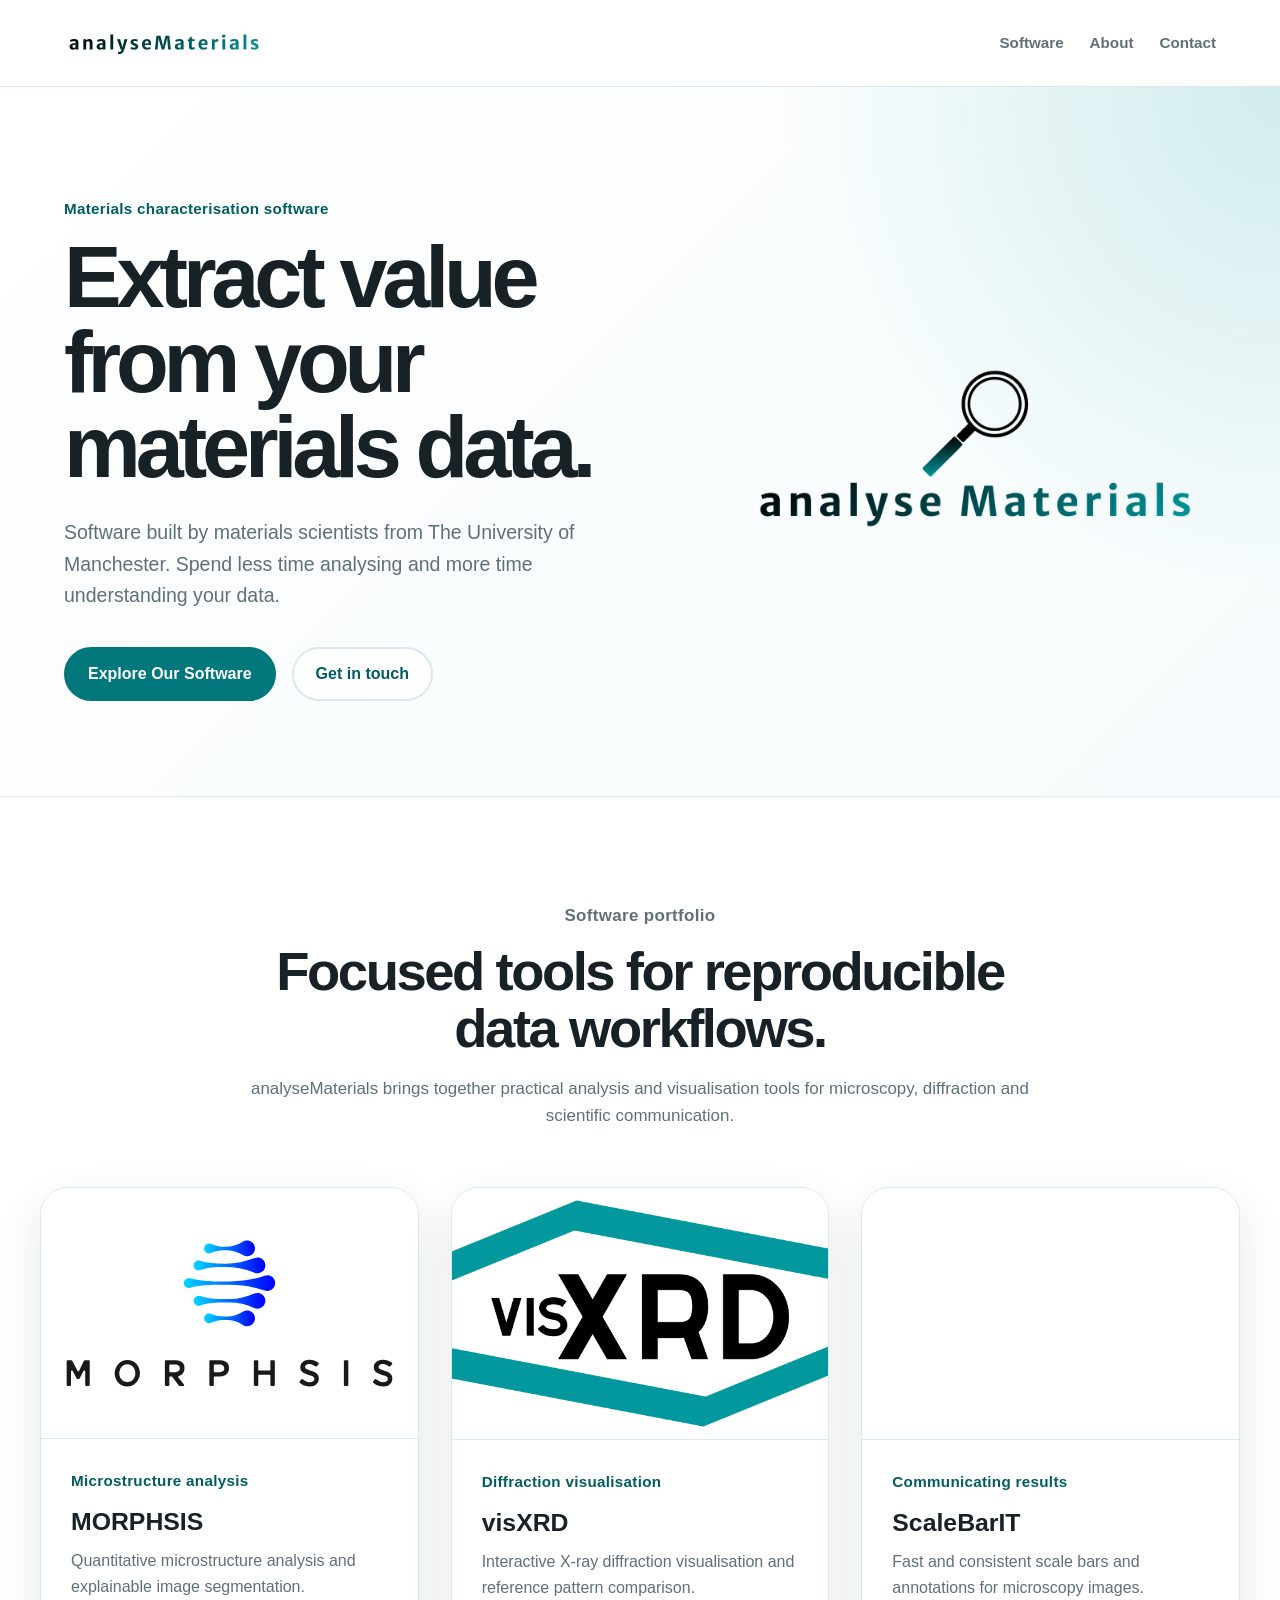
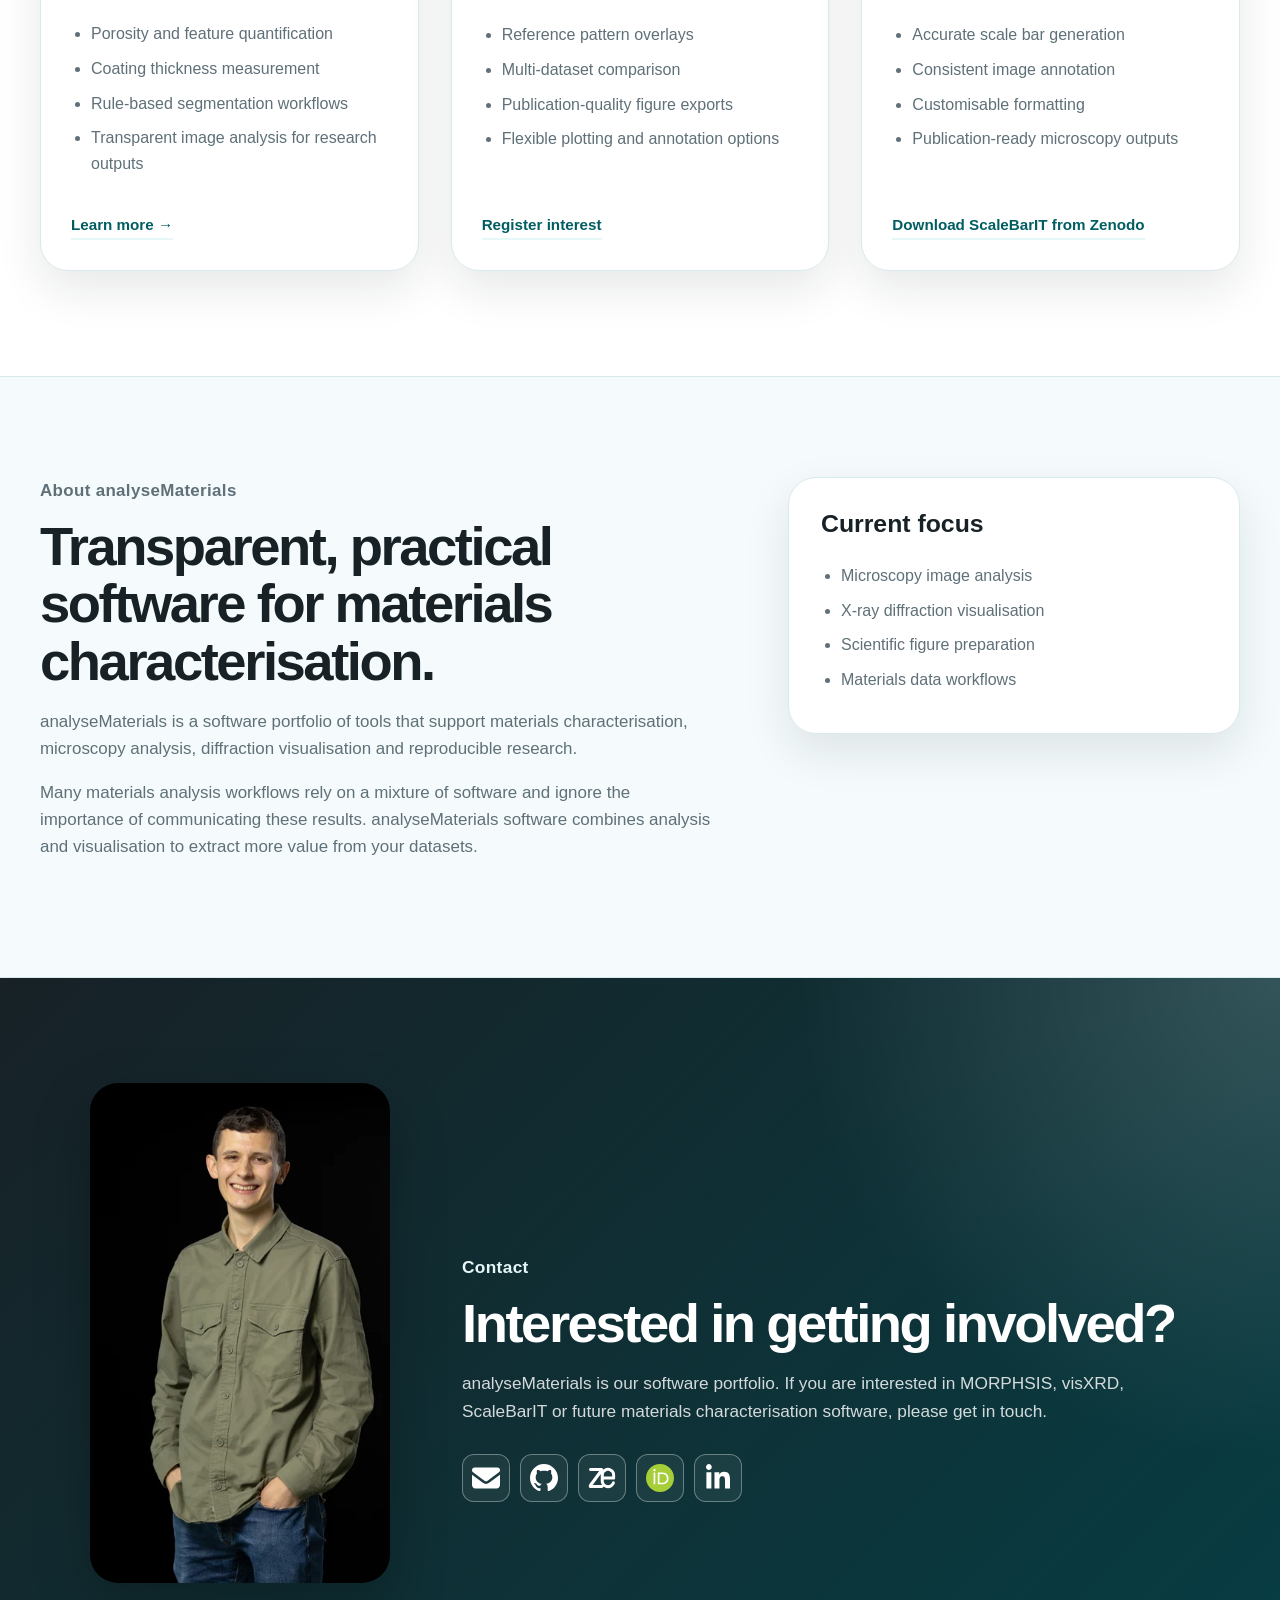
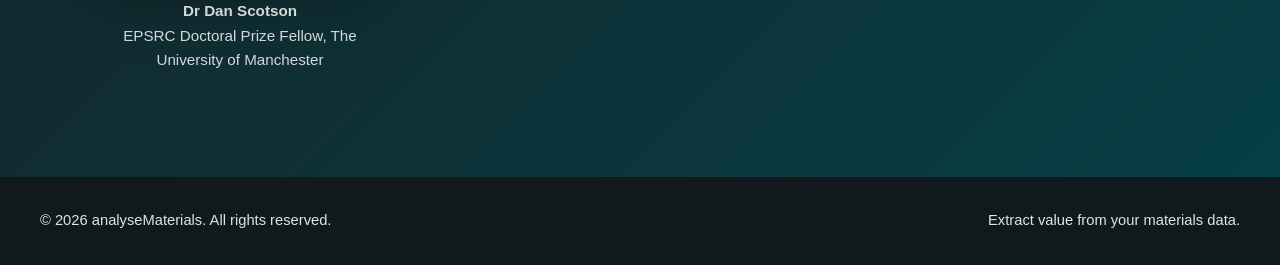
<file: index.html>
<!DOCTYPE html>
<html lang="en-GB" prefix="og: https://ogp.me/ns#">
<head>
    <meta charset="UTF-8">
    <meta name="viewport" content="width=device-width, initial-scale=1.0">
    <title>analyseMaterials: Materials characterisation software</title>
    <meta name="description" content="Software built by materials scientists to spend less time analysing and more time understanding your data.">
    <link rel="canonical" href="https://www.analysematerials.com/">
    <meta property="og:type" content="website">
    <meta property="og:site_name" content="analyseMaterials">
    <meta property="og:locale" content="en_GB">
    <meta property="og:url" content="https://www.analysematerials.com/">
    <meta property="og:title" content="analyseMaterials: Materials characterisation software">
    <meta property="og:description" content="Software built by materials scientists to spend less time analysing and more time understanding your data.">
    <meta property="og:image" content="https://www.analysematerials.com/images/analysematerials-social.png">
    <meta property="og:image:type" content="image/png">
    <meta property="og:image:width" content="1200">
    <meta property="og:image:height" content="1200">
    <meta property="og:image:alt" content="analyseMaterials logo with a magnifying glass above the name">
    <meta name="twitter:card" content="summary">
    <meta name="twitter:title" content="analyseMaterials: Materials characterisation software">
    <meta name="twitter:description" content="Software built by materials scientists to spend less time analysing and more time understanding your data.">
    <meta name="twitter:image" content="https://www.analysematerials.com/images/analysematerials-social.png">
    <meta name="twitter:image:alt" content="analyseMaterials logo with a magnifying glass above the name">
    <link rel="stylesheet" href="css/style.css">
    <link rel="icon" type="image/png" sizes="96x96" href="images/analysematerials-favicon.png">
</head>
<body>
    <header class="site-header">
        <div class="nav-container">
            <a href="#top" class="site-logo" aria-label="Analyse Materials home">
              <img src="images/analysematerials-banner-transparent.png" alt="analyseMaterials logo" width="1600" height="400">
            </a>


            
            <nav class="site-nav" aria-label="Main navigation">
                <a href="#software">Software</a>
                <a href="#about">About</a>
                <a href="#contact">Contact</a>
            </nav>
        </div>
    </header>

    <main id="top">
        <section class="hero-section">
            <div class="hero-container">
                <div class="hero-content">
                    <p class="eyebrow">Materials characterisation software</p>
                    <h1>Extract value from your materials data.</h1>
                    <p class="hero-text">
                        Software built by materials scientists from The University of Manchester. Spend less time analysing and more time understanding your data.
                    </p>
                    <div class="hero-actions">
                        <a href="#software" class="button button-primary">Explore Our Software</a>
                        <a href="#contact" class="button button-secondary">Get in touch</a>
                    </div>
                </div>
                <div class="hero-panel">
                    <img src="images/analysematerials-hero.png" alt="analyseMaterials logo" width="1200" height="600" decoding="async">
                </div>
            </div>
        </section>

        <section id="software" class="software-section">
            <div class="section-header">
                <p class="section-kicker">Software portfolio</p>
                <h2>Focused tools for reproducible data workflows.</h2>
                <p>
                    analyseMaterials brings together practical analysis and visualisation tools for microscopy, diffraction and scientific communication.
                </p>
            </div>

            <div class="software-grid">
                <article class="software-card">
                <div class="software-screenshot software-screenshot--logo">
                        <img src="images/morphsis-logo.svg" alt="MORPHSIS logo" width="560" height="250" loading="lazy" decoding="async">
        </div>
                    <div class="software-content">
                        <p class="software-type">Microstructure analysis</p>
                        <h3>MORPHSIS</h3>
                        <p class="software-tagline">
                            Quantitative microstructure analysis and explainable image segmentation.
                        </p>
                        <ul class="feature-list">
                            <li>Porosity and feature quantification</li>
                            <li>Coating thickness measurement</li>
                            <li>Rule-based segmentation workflows</li>
                            <li>Transparent image analysis for research outputs</li>
                        </ul>
                        <a href="https://www.morphsis.co"
   class="software-link"
   target="_blank"
   rel="noopener noreferrer">
    Learn more →
</a>
                    </div>
                </article>

                <article class="software-card">
                   <div class="software-screenshot">
    <img src="images/visXRD.png" alt="visXRD logo" width="1200" height="800" loading="lazy" decoding="async">
</div>

                    <div class="software-content">
                        <p class="software-type">Diffraction visualisation</p>
                        <h3>visXRD</h3>
                        <p class="software-tagline">
                            Interactive X-ray diffraction visualisation and reference pattern comparison.
                        </p>
                        <ul class="feature-list">
                            <li>Reference pattern overlays</li>
                            <li>Multi-dataset comparison</li>
                            <li>Publication-quality figure exports</li>
                            <li>Flexible plotting and annotation options</li>
                        </ul>
                        <a href="#contact" class="software-link">Register interest</a>
                    </div>
                </article>

                <article class="software-card">
                    <div class="software-screenshot software-screenshot--scalebarit">
                        <picture>
                            <source media="(max-width: 500px)" srcset="images/scalebarit-logo-phone.webp" width="1000" height="500">
                            <source media="(max-width: 768px)" srcset="images/scalebarit-logo-tablet.webp" width="1440" height="480">
                            <img src="images/scalebarit-logo-square.webp" alt="ScaleBarIT logo" width="500" height="500" loading="lazy" decoding="async">
                        </picture>
                    </div>
                    <div class="software-content">
                        <p class="software-type">Communicating results</p>
                        <h3>ScaleBarIT</h3>
                        <p class="software-tagline">
                            Fast and consistent scale bars and annotations for microscopy images.
                        </p>
                        <ul class="feature-list">
                            <li>Accurate scale bar generation</li>
                            <li>Consistent image annotation</li>
                            <li>Customisable formatting</li>
                            <li>Publication-ready microscopy outputs</li>
                        </ul>
<a href="https://doi.org/10.5281/zenodo.13998539"
   class="software-link"
   target="_blank"
   rel="noopener noreferrer">
    Download ScaleBarIT from Zenodo
</a>
                    </div>
                </article>
            </div>
        </section>

        <section id="about" class="about-section">
            <div class="about-container">
                <div class="about-content">
                    <p class="section-kicker">About analyseMaterials</p>
                    <h2>Transparent, practical software for materials characterisation.</h2>
                    <p>
                        analyseMaterials is a software portfolio of tools that support materials characterisation, microscopy analysis, diffraction visualisation and reproducible research.
                    </p>
                    <p>
                        Many materials analysis workflows rely on a mixture of software and ignore the importance of communicating these results. analyseMaterials software combines analysis and visualisation to extract more value from your datasets.
                    </p>
                </div>
                <div class="about-card">
                    <h3>Current focus</h3>
                    <ul>
                        <li>Microscopy image analysis</li>
                        <li>X-ray diffraction visualisation</li>
                        <li>Scientific figure preparation</li>
                        <li>Materials data workflows</li>
                    </ul>
                </div>
            </div>
        </section>

        <section id="contact" class="contact-section">
            <div class="contact-container">
                <div class="contact-photo">
                    <img src="images/dan-scotson-900.webp" srcset="images/dan-scotson-450.webp 450w, images/dan-scotson-900.webp 900w" sizes="(max-width: 768px) 180px, (max-width: 980px) 200px, 300px" alt="Dr Daniel Scotson, founder of analyseMaterials" width="900" height="1350" loading="lazy" decoding="async">
                    <p class="photo-caption">
                        <strong>Dr Dan Scotson</strong><br>
                        EPSRC Doctoral Prize Fellow, The University of Manchester
                    </p>
                </div>
                <div class="contact-content">
                    <p class="section-kicker">Contact</p>
                    <h2>Interested in getting involved?</h2>
                    <p>
                        analyseMaterials is our software portfolio. If you are interested in MORPHSIS, visXRD, ScaleBarIT or future materials characterisation software, please get in touch.
                    </p>
                    <ul class="profile-links" aria-label="Contact and profile links for Dan Scotson">
                        <li>
                            <a class="profile-link" href="mailto:daniel.scotson@manchester.ac.uk" aria-label="Email Dan Scotson at daniel.scotson@manchester.ac.uk" title="Email Dan Scotson">
                                <img src="images/profile-email.svg" alt="" width="28" height="28" loading="lazy" decoding="async">
                            </a>
                        </li>
                        <li>
                            <a class="profile-link" href="https://github.com/danscotson" target="_blank" rel="me noopener noreferrer" aria-label="Dan Scotson on GitHub (opens in a new tab)" title="GitHub">
                                <img src="images/profile-github.svg" alt="" width="28" height="28" loading="lazy" decoding="async">
                            </a>
                        </li>
                        <li>
                            <a class="profile-link" href="https://zenodo.org/search?q=metadata.creators.person_or_org.name%3A%22Scotson%2C%20Daniel%22&amp;l=list&amp;p=1&amp;s=10&amp;sort=bestmatch" target="_blank" rel="me noopener noreferrer" aria-label="Dan Scotson's work on Zenodo (opens in a new tab)" title="Zenodo">
                                <img src="images/profile-zenodo.svg" alt="" width="28" height="28" loading="lazy" decoding="async">
                            </a>
                        </li>
                        <li>
                            <a class="profile-link" href="https://orcid.org/0000-0002-2338-7493" target="_blank" rel="me noopener noreferrer" aria-label="Dan Scotson's ORCID profile (opens in a new tab)" title="ORCID">
                                <img src="images/profile-orcid.svg" alt="" width="28" height="28" loading="lazy" decoding="async">
                            </a>
                        </li>
                        <li>
                            <a class="profile-link" href="https://www.linkedin.com/in/daniel-scotson/" target="_blank" rel="me noopener noreferrer" aria-label="Dan Scotson on LinkedIn (opens in a new tab)" title="LinkedIn">
                                <img src="images/profile-linkedin.svg" alt="" width="28" height="28" loading="lazy" decoding="async">
                            </a>
                        </li>
                    </ul>
                </div>
            </div>
        </section>
    </main>

    <footer class="site-footer">
        <div class="footer-container">
            <p>&copy; 2026 analyseMaterials. All rights reserved.</p>
            <p>Extract value from your materials data.</p>
        </div>
    </footer>
</body>
</html>
</file>
<file: css/style.css>
:root {
    --colour-primary: #02777c;
    --colour-primary-dark: #015d61;
    --colour-primary-light: #e6f7f8;
    --colour-text: #172126;
    --colour-muted: #5f7078;
    --colour-background: #ffffff;
    --colour-background-soft: #f5fbfc;
    --colour-border: #d9eaec;
    --colour-dark: #172126;
    --max-width: 1200px;
    --radius-small: 12px;
    --radius-medium: 18px;
    --radius-large: 28px;
    --shadow-soft: 0 18px 45px rgba(23, 33, 38, 0.10);
    --shadow-hover: 0 24px 60px rgba(23, 33, 38, 0.16);
}

* {
    box-sizing: border-box;
}

html {
    scroll-behavior: smooth;
    scroll-padding-top: 92px;
}

body {
    margin: 0;
    font-family: Arial, Helvetica, sans-serif;
    color: var(--colour-text);
    background: var(--colour-background);
    line-height: 1.6;
    overflow-x: hidden;
}

img {
    max-width: 100%;
    height: auto;
    display: block;
}

a {
    color: inherit;
}

h1,
h2,
h3,
p {
    overflow-wrap: anywhere;
}

h1 {
    font-size: clamp(2.4rem, 7vw, 5.4rem);
    line-height: 0.98;
    letter-spacing: -0.06em;
}

h2 {
    font-size: clamp(2rem, 5vw, 3.4rem);
    line-height: 1.06;
    letter-spacing: -0.045em;
}

h3 {
    font-size: 1.55rem;
    line-height: 1.15;
}

.site-header {
    position: sticky;
    top: 0;
    z-index: 10;
    background: rgba(255, 255, 255, 0.94);
    border-bottom: 1px solid var(--colour-border);
    backdrop-filter: blur(12px);
}

.nav-container {
    max-width: var(--max-width);
    margin: 0 auto;
    padding: 18px 24px;
    display: flex;
    align-items: center;
    justify-content: space-between;
    gap: 18px;
}

.site-logo {
    display: flex;
    align-items: center;
}

.site-logo img {
    height: clamp(36px, 5vw, 50px);
    width: auto;
}
.site-nav {
    display: flex;
    align-items: center;
    justify-content: flex-end;
    flex-wrap: wrap;
    gap: clamp(12px, 3vw, 26px);
}

.site-nav a {
    font-size: 0.95rem;
    font-weight: 700;
    color: var(--colour-muted);
    text-decoration: none;
}

.site-nav a:hover,
.site-nav a:focus-visible {
    color: var(--colour-primary);
}

.hero-section {
    background:
        radial-gradient(circle at top right, rgba(3, 152, 158, 0.16), transparent 34%),
        linear-gradient(135deg, #ffffff 0%, #f5fbfc 100%);
    border-bottom: 1px solid var(--colour-border);
}

.hero-container {
    max-width: var(--max-width);
    margin: 0 auto;
    padding: clamp(64px, 10vw, 110px) 24px clamp(58px, 9vw, 95px);
    display: grid;
    grid-template-columns: minmax(0, 1.1fr) minmax(320px, 0.9fr);
    gap: clamp(36px, 7vw, 80px);
    align-items: center;
}

.eyebrow,
.section-kicker,
.software-type {
    margin: 0 0 14px;
    color: var(--colour-primary-dark);
    font-weight: 600;
    letter-spacing: 0.02em;
    text-transform: none;
    font-size: 0.95rem;
}

.hero-content h1 {
    max-width: 760px;
    margin: 0;
}

.hero-text {
    max-width: 650px;
    margin: 28px 0 0;
    color: var(--colour-muted);
    font-size: clamp(1.05rem, 2vw, 1.22rem);
}

.hero-actions {
    margin-top: 36px;
    display: flex;
    flex-wrap: wrap;
    gap: 16px;
}

.button {
    display: inline-flex;
    align-items: center;
    justify-content: center;
    min-height: 48px;
    padding: 12px 22px;
    border-radius: 999px;
    font-weight: 600;
    text-decoration: none;
    transition: transform 180ms ease, border-color 180ms ease, background 180ms ease;
}

.button:hover,
.button:focus-visible {
    transform: translateY(-2px);
}

.button-primary {
    color: #ffffff;
    background: var(--colour-primary);
    border: 2px solid var(--colour-primary);
}

.button-primary:hover,
.button-primary:focus-visible {
    background: var(--colour-primary-dark);
    border-color: var(--colour-primary-dark);
}

.button-secondary {
    color: var(--colour-primary-dark);
    background: #ffffff;
    border: 2px solid var(--colour-border);
}

.button-secondary:hover,
.button-secondary:focus-visible {
    border-color: var(--colour-primary);
}

.hero-panel {
    width: 100%;
    max-width: 1000px;
    margin-inline: auto;
}

.hero-image {
    width: 100%;
    height: auto;
    display: block;

    border-radius: 24px;
    border: 1px solid var(--colour-border);

    box-shadow:
        0 25px 60px rgba(23, 33, 38, 0.18);
}



.hero-window-bar span {
    width: 12px;
    height: 12px;
    border-radius: 50%;
    background: var(--colour-border);
}




.software-section,
.resources-section {
    padding: clamp(64px, 10vw, 105px) 24px;
    background: #ffffff;
}

.section-header {
    max-width: 790px;
    margin: 0 auto clamp(34px, 6vw, 58px);
    text-align: center;
}

.section-header h2,
.about-content h2,
.contact-content h2 {
    margin: 0;
}

.section-header p,
.about-content p,
.contact-content p,
.resource-card p {
    color: var(--colour-muted);
    font-size: 1.06rem;
}

.software-grid {
    max-width: var(--max-width);
    margin: 0 auto;
    display: grid;
    grid-template-columns: repeat(3, minmax(0, 1fr));
    gap: clamp(20px, 3vw, 32px);
}

.software-card {
    display: flex;
    flex-direction: column;
    min-width: 0;
    background: #ffffff;
    border: 1px solid var(--colour-border);
    border-radius: var(--radius-large);
    box-shadow: var(--shadow-soft);
    overflow: hidden;
    transition: transform 180ms ease, border-color 180ms ease, box-shadow 180ms ease;
}

.software-card:hover,
.software-card:focus-within {
    transform: translateY(-7px);
    box-shadow: var(--shadow-hover);
    border-color: rgba(3, 152, 158, 0.38);
}

.software-icon {
    min-height: 210px;
    padding: 28px;
    display: grid;
    place-items: center;
    background: linear-gradient(135deg, #f5fbfc, #ffffff);
}

.microstructure-pattern,
.xrd-pattern,
.scalebar-preview {
    position: relative;
    width: min(100%, 210px);
    aspect-ratio: 210 / 135;
    height: auto;
}

.microstructure-pattern span {
    position: absolute;
    border-radius: 50%;
    background: rgba(3, 152, 158, 0.18);
    border: 2px solid rgba(3, 152, 158, 0.45);
}

.microstructure-pattern span:nth-child(1) { width: 30%; height: 36%; top: 13%; left: 10%; }
.microstructure-pattern span:nth-child(2) { width: 25%; height: 46%; top: 39%; left: 40%; }
.microstructure-pattern span:nth-child(3) { width: 21%; height: 33%; top: 16%; right: 12%; }
.microstructure-pattern span:nth-child(4) { width: 17%; height: 22%; bottom: 13%; left: 15%; }
.microstructure-pattern span:nth-child(5) { width: 13%; height: 21%; bottom: 18%; right: 16%; }
.microstructure-pattern span:nth-child(6) { width: 10%; height: 15%; top: 56%; right: 33%; }

.xrd-pattern {
    display: flex;
    align-items: flex-end;
    justify-content: center;
    gap: min(7vw, 16px);
    padding: 20px 24px;
}

.software-screenshot {
    width: 100%;
    height: auto;
    overflow: hidden;
    border-bottom: 1px solid var(--colour-border);
    background: #ffffff;
}

.software-screenshot img {
    width: 100%;
    display: block;
    height: auto;
    transition: transform 0.3s ease;
}

.software-screenshot--logo {
    aspect-ratio: 3 / 2;
    display: grid;
    place-items: center;
    padding: 24px;
}

.software-screenshot--logo img {
    width: 100%;
    height: 100%;
    object-fit: contain;
}

.software-screenshot--scalebarit {
    box-sizing: content-box;
    aspect-ratio: 3 / 2;
}

.software-screenshot--scalebarit picture {
    display: block;
    width: 100%;
    height: 100%;
}

.software-screenshot--scalebarit img {
    width: 100%;
    height: 100%;
    object-fit: cover;
}

.peak {
    display: block;
    width: 10px;
    border-radius: 999px 999px 0 0;
    background: var(--colour-primary);
}

.peak-one { height: 42px; }
.peak-two { height: 88px; }
.peak-three { height: 58px; }
.peak-four { height: 112px; }
.peak-five { height: 72px; }

.scalebar-preview {
    background:
        linear-gradient(135deg, rgba(3, 152, 158, 0.12), rgba(255, 255, 255, 0.1)),
        repeating-linear-gradient(
            45deg,
            rgba(3, 152, 158, 0.08) 0,
            rgba(3, 152, 158, 0.08) 8px,
            rgba(255, 255, 255, 0.4) 8px,
            rgba(255, 255, 255, 0.4) 16px
        );
    border-radius: var(--radius-small);
}

.image-frame {
    position: absolute;
    inset: 15%;
    border: 2px solid rgba(3, 152, 158, 0.28);
    border-radius: 12px;
}

.scale-line {
    position: absolute;
    left: 18%;
    bottom: 24%;
    width: 44%;
    height: 7px;
    border-radius: 999px;
    background: var(--colour-dark);
}

.scale-label {
    position: absolute;
    left: 18%;
    bottom: 35%;
    width: 28%;
    height: 8px;
    border-radius: 999px;
    background: rgba(23, 33, 38, 0.45);
}

.software-content {
    padding: clamp(22px, 4vw, 30px);
    display: flex;
    flex-direction: column;
    flex: 1;
}

.software-content h3 {
    margin: 0 0 12px;
}

.software-tagline {
    margin: 0 0 22px;
    color: var(--colour-muted);
}

.feature-list {
    padding-left: 20px;
    margin: 0 0 28px;
    color: var(--colour-muted);
}

.feature-list li {
    margin-bottom: 9px;
}

.software-link {
    align-self: flex-start;
    margin-top: auto;
    color: var(--colour-primary-dark);
    border-bottom: 2px solid var(--colour-primary-light);
    text-decoration: none;
    font-weight: 600;
    font-size: 0.95rem;
}


.software-link:hover,
.software-link:focus-visible {
    border-bottom-color: var(--colour-primary);
}

.about-section {
    padding: clamp(64px, 10vw, 100px) 24px;
    background: var(--colour-background-soft);
    border-top: 1px solid var(--colour-border);
    border-bottom: 1px solid var(--colour-border);
}

.about-container {
    max-width: var(--max-width);
    margin: 0 auto;
    display: grid;
    grid-template-columns: minmax(0, 1.2fr) minmax(280px, 0.8fr);
    gap: clamp(28px, 6vw, 70px);
    align-items: start;
}

.about-content p {
    max-width: 760px;
}

.about-card,
.resource-card {
    padding: clamp(24px, 4vw, 32px);
    background: #ffffff;
    border: 1px solid var(--colour-border);
    border-radius: var(--radius-large);
    box-shadow: var(--shadow-soft);
}

.about-card h3,
.resource-card h3 {
    margin-top: 0;
}

.about-card ul {
    margin-bottom: 0;
    padding-left: 20px;
    color: var(--colour-muted);
}

.about-card li {
    margin-bottom: 9px;
}

.contact-section {
    padding: clamp(64px, 10vw, 105px) 24px;
    color: #ffffff;
    background:
        radial-gradient(circle at top right, rgba(255, 255, 255, 0.16), transparent 32%),
        linear-gradient(135deg, #172126, #063f45);
}

.contact-container {
    max-width: 1100px;
    margin: 0 auto;
    display: grid;
    grid-template-columns: minmax(180px, 300px) minmax(0, 1fr);
    align-items: center;
    gap: clamp(32px, 7vw, 72px);
}

.contact-photo {
    min-width: 0;
}

.contact-photo img {
    width: 100%;
    max-width: 300px;
    aspect-ratio: 3 / 5;
    height: auto;
    object-fit: cover;
    border-radius: var(--radius-large);
    box-shadow: 0 22px 55px rgba(0, 0, 0, 0.25);
    margin-inline: auto;
}

.photo-caption {
    margin: 16px auto 0;
    max-width: 300px;
    color: rgba(255, 255, 255, 0.82);
    font-size: 0.95rem;
    text-align: center;
}

.contact-content {
    min-width: 0;
}

.contact-content .section-kicker {
    color: var(--colour-primary-light);
}

.contact-content p {
    color: rgba(255, 255, 255, 0.82);
    font-size: 1.08rem;
}

.profile-links {
    display: flex;
    flex-wrap: wrap;
    gap: 10px;
    margin: 28px 0 0;
    padding: 0;
    list-style: none;
}

.profile-link {
    display: inline-flex;
    width: 48px;
    height: 48px;
    align-items: center;
    justify-content: center;
    border: 1px solid rgba(255, 255, 255, 0.35);
    border-radius: var(--radius-small);
    background: rgba(255, 255, 255, 0.06);
}

.profile-link img {
    width: 28px;
    height: 28px;
    object-fit: contain;
}

.profile-link:hover,
.profile-link:focus-visible {
    background: rgba(255, 255, 255, 0.16);
    border-color: #ffffff;
}

.profile-link:focus-visible {
    outline: 3px solid #ffffff;
    outline-offset: 4px;
}

.site-footer {
    padding: 32px 24px;
    color: #d9e6e8;
    background: #11191d;
}

.footer-container {
    max-width: var(--max-width);
    margin: 0 auto;
    display: flex;
    justify-content: space-between;
    gap: 16px;
    flex-wrap: wrap;
}

.footer-container p {
    margin: 0;
    font-size: 0.92rem;
}

@media (max-width: 1000px) {
    .software-grid {
        grid-template-columns: repeat(2, minmax(0, 1fr));
    }
}

@media (max-width: 980px) {
    .hero-container,
    .about-container,
    .contact-container {
        grid-template-columns: 1fr;
    }

    .hero-panel {
        order: -1;
        max-width: 320px;
    }

    .hero-container {
        padding-top: 40px;
        gap: 28px;
    }

    .contact-photo img {
        max-width: 200px;
    }

    .contact-content {
        text-align: center;
    }

    .profile-links {
        justify-content: center;
    }
}

@media (max-width: 768px) {
    html {
        scroll-padding-top: 130px;
    }

    .nav-container {
        flex-direction: column;
        align-items: center;
        justify-content: center;
        text-align: center;
        width: auto;
        height: auto;
        padding: 14px 18px;
    }

    .site-nav {
        justify-content: center;
    }

    .hero-container {
        padding-top: 32px;
        gap: 24px;
    }

    .floating-badge {
        position: static;
        display: inline-flex;
        margin: 6px 6px 0 0;
    }

    .hero-panel {
        min-height: auto;
        max-width: 240px;
    }

    .software-grid {
        grid-template-columns: 1fr;
    }

    .software-screenshot {
        aspect-ratio: auto;
        height: clamp(188px, 50vw, 260px);
        display: grid;
        place-items: center;
    }

    .software-screenshot img {
        width: 100%;
        height: 100%;
        min-height: 0;
        object-fit: contain;
    }

    .software-screenshot--scalebarit {
        aspect-ratio: 3 / 1;
        height: auto;
        display: block;
    }

    .software-card:hover,
    .software-card:focus-within {
        transform: none;
    }

    .software-card:hover .software-screenshot img {
    transform: scale(1.03);
}

    .contact-photo img {
        max-width: 180px;
    }
}

@media (max-width: 500px) {
    .software-screenshot--scalebarit {
        aspect-ratio: 2 / 1;
    }

    .nav-container,
    .hero-container,
    .software-section,
    .about-section,
    .contact-section,
    .site-footer {
        padding-left: 18px;
        padding-right: 18px;
    }

    .hero-actions {
        flex-direction: column;
    }

    .button {
        width: 100%;
    }

    .hero-card-main {
        border-radius: 22px;
    }


    .footer-container {
        display: block;
    }

    .footer-container p + p {
        margin-top: 8px;
    }
}

@media (max-width: 700px) {
    .software-grid {
        grid-template-columns: 1fr;
    }
}

@media (prefers-reduced-motion: reduce) {
    html {
        scroll-behavior: auto;
    }

    .button,
    .software-card,
    .software-screenshot img {
        transition: none;
    }

    .button:hover,
    .button:focus-visible,
    .software-card:hover,
    .software-card:focus-within,
    .software-card:hover .software-screenshot img {
        transform: none;
    }
}
</file>
